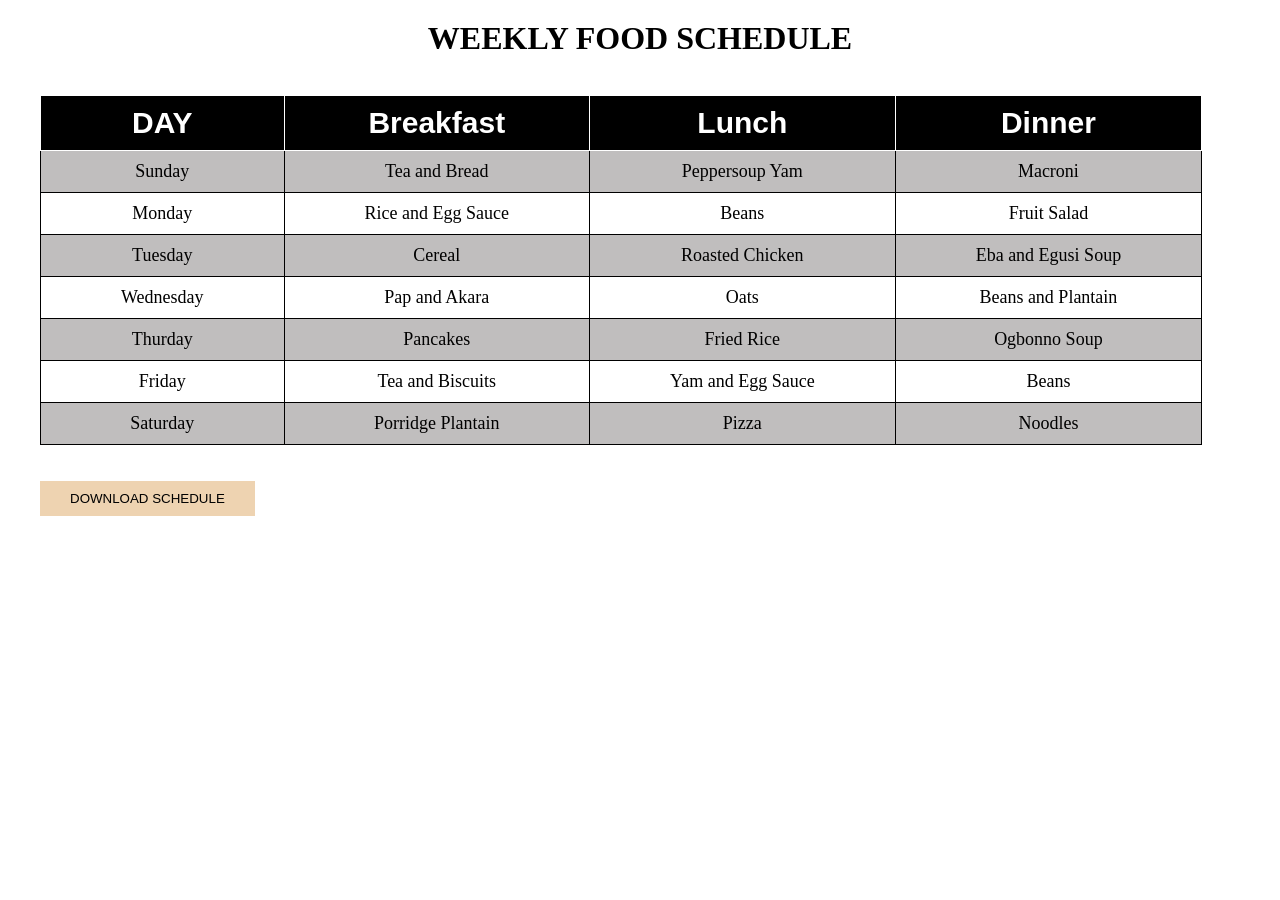
<file: EXERCISE/index.html>
<!DOCTYPE html>
<html lang="en">
    <head>
        <title> MY TIMETABLE</title>
        <meta name="viewport" content="width=device-width, initial-scale=1.0"> 
        <link rel="stylesheet" href="style.css">
    </head>

    <body>
        <h1> WEEKLY FOOD SCHEDULE</h1><br>
        <table>
            <tr>
                <th>DAY</th>
                <th>Breakfast</th>
                <th>Lunch</th>
                <th>Dinner</th>
            </tr>
            <tr>
                <td>Sunday</td>
                <td>Tea and Bread</td>
                <td>Peppersoup Yam</td>
                <td>Macroni</td>
            </tr>
            <tr>
                <td>Monday</td>
                <td> Rice and Egg Sauce</td>
                <td>Beans</td>
                <td>Fruit Salad</td>
            </tr>
            <tr>
                <td> Tuesday</td>
                <td>Cereal</td>
                <td>Roasted Chicken</td>
                <td>Eba and Egusi Soup</td>
            </tr>
            <tr>
                <td>Wednesday</td>
                <td> Pap and Akara</td>
                <td>Oats</td>
                <td>Beans and Plantain</td>
            </tr>
            <tr>
                <td>Thurday</td>
                <td>Pancakes</td>
                <td>Fried Rice</td>
                <td>Ogbonno Soup</td>
            </tr>
            <tr>
                <td>Friday</td>
                <td>Tea and Biscuits</td>
                <td>Yam and Egg Sauce</td>
                <td>Beans</td>
            </tr>
            <tr>
                <td>Saturday</td>
                <td>Porridge Plantain</td>
                <td>Pizza</td>
                <td>Noodles</td>
            </tr>
        </table><br><br>
        <button> DOWNLOAD SCHEDULE</button>

    </body>

</html>
</file>
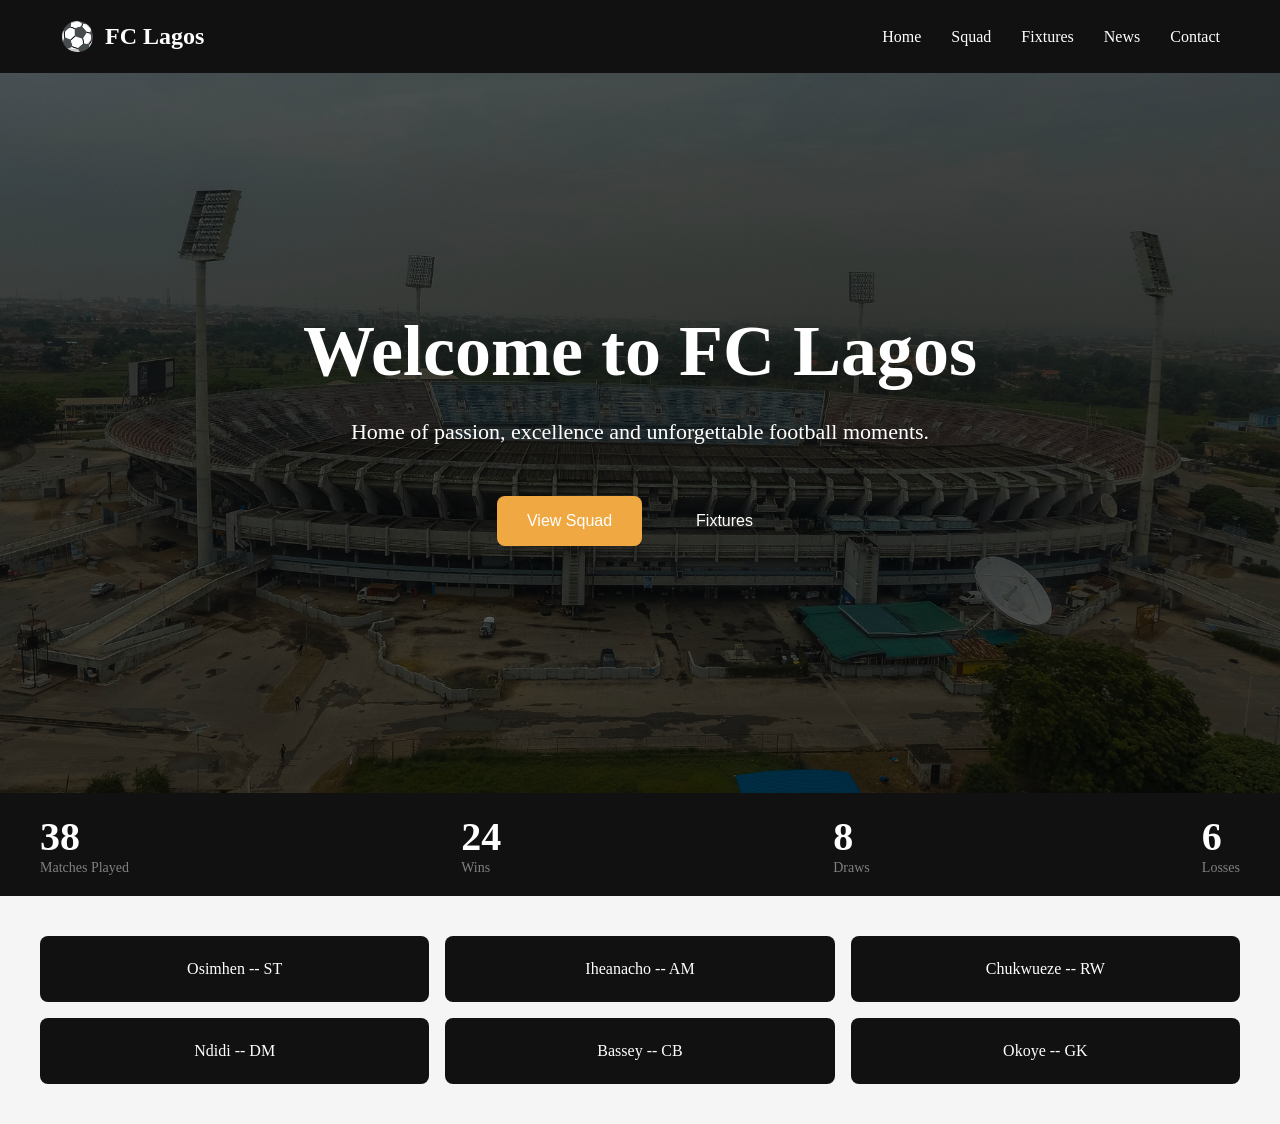
<file: Practice Folder/Sports-Theme Folder/index.html>
<!DOCTYPE html>
<html lang="en">
<head>
    <meta charset="UTF-8">
    <meta name="viewport" content="width=device-width, initial-scale=1.0">
    <link rel="stylesheet" href="style.css">
    <title>FC Lagos</title>
</head>
<body>
    
   <nav class="navbar">

    <div class="logo">
        <span class="logo-icon">⚽</span>
        <span>FC Lagos</span>
    </div>

    <div class="nav-links">
        <a href="#">Home</a>
        <a href="#">Squad</a>
        <a href="#">Fixtures</a>
        <a href="#">News</a>
        <a href="#">Contact</a>
    </div>

</nav>

<section class="hero">

    <div class="hero-content">

        <h1>Welcome to FC Lagos</h1>

        <p>
            Home of passion, excellence and unforgettable football moments.
        </p>

        <div class="hero-buttons">
            <button class="primary-btn">View Squad</button>
            <button class="secondary-btn">Fixtures</button>
        </div>

    </div>

</section>

    <section class="stats-bar">
        <div class="stat">
            <h3>38</h3>
            <p>Matches Played</p>
        </div>
        <div class="stat">
            <h3>24</h3>
            <p>Wins</p>
        </div>
        <div class="stat">
            <h3>8</h3>
            <p>Draws</p>
        </div>
        <div class="stat">
            <h3>6</h3>
            <p>Losses</p>
        </div>
    </section>

    <section class="players-grid">
        <div class="player-card">Osimhen -- ST</div>
        <div class="player-card">Iheanacho -- AM</div>
        <div class="player-card">Chukwueze -- RW</div>
        <div class="player-card">Ndidi -- DM</div>
        <div class="player-card">Bassey -- CB</div>
        <div class="player-card">Okoye -- GK</div>
    </section>


</body>
</html>
</file>
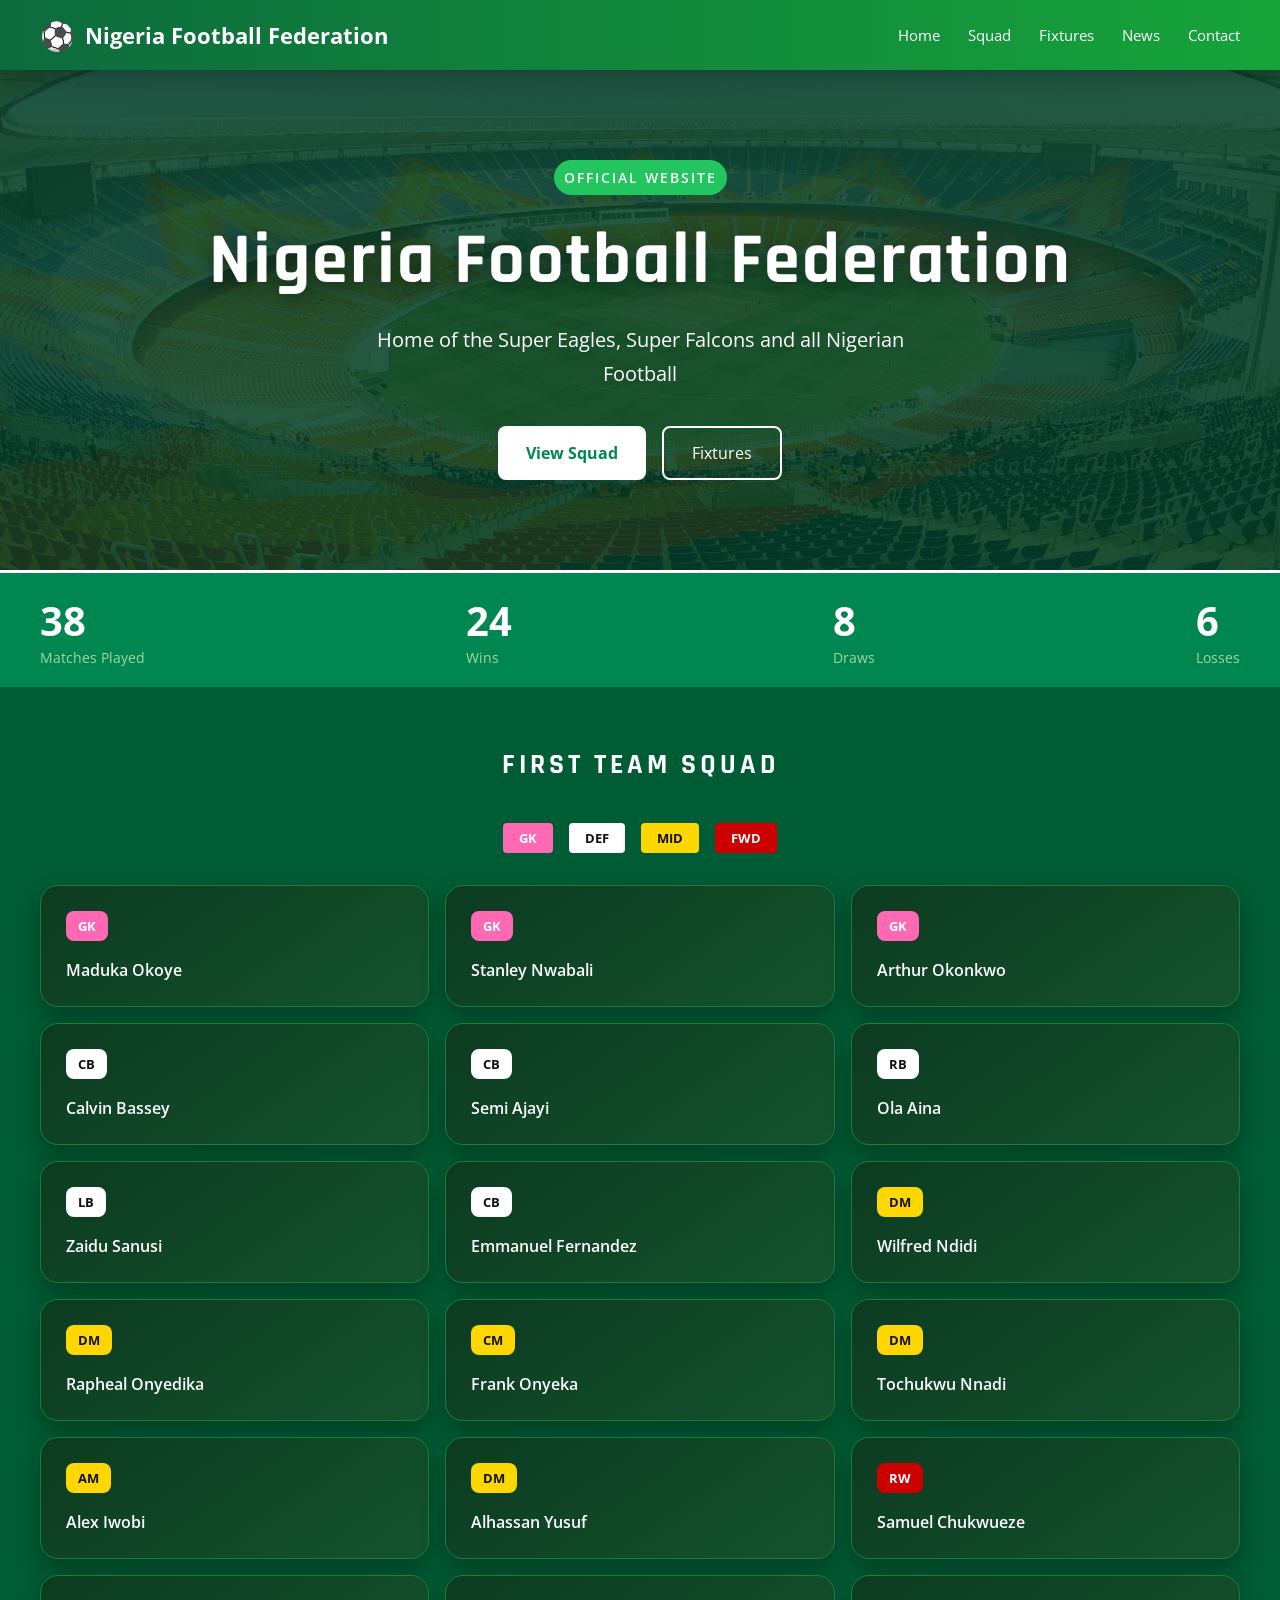
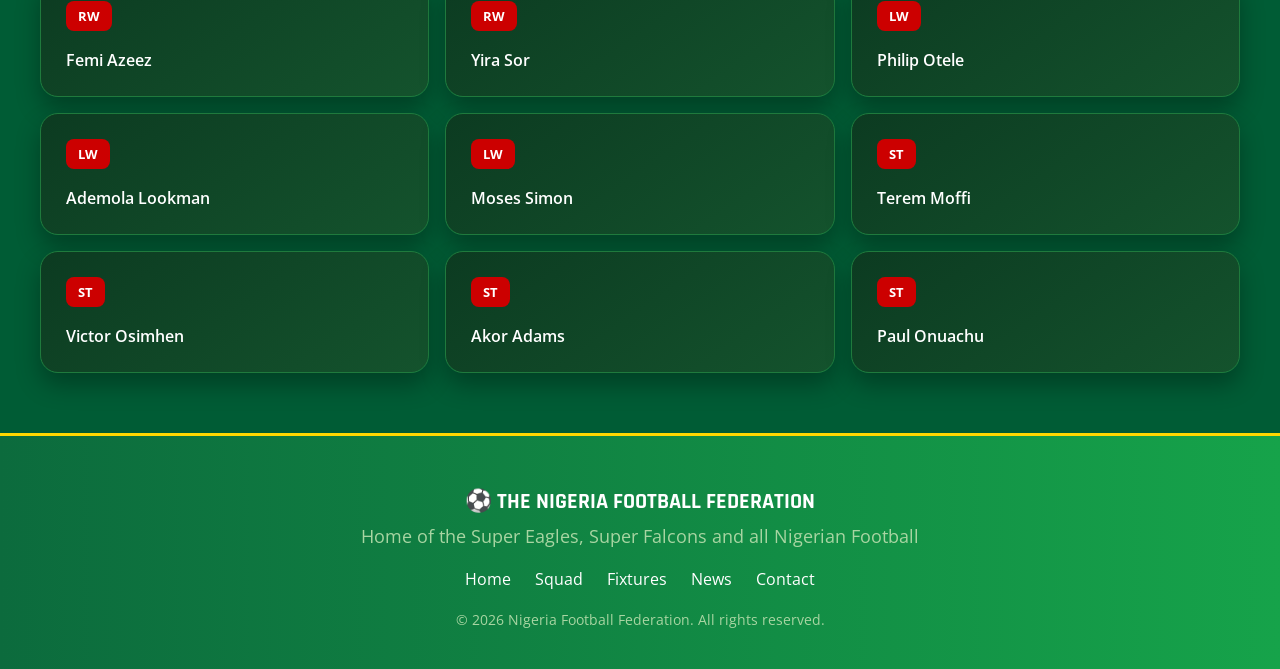
<file: Practice Folder/SPORTS-THEME FOLDERS/index.html>
<!DOCTYPE html>
<html lang="en">
<head>
    <meta charset="UTF-8">
    <meta name="viewport" content="width=device-width, initial-scale=1.0">
    <link href="https://fonts.googleapis.com/css2?family=Rajdhani:wght@500:700&family=Open+Sans:wght@300;400;600&display=swap" rel="stylesheet">
    <link rel="stylesheet" href="style.css">
    <title>FC Lagos</title>
</head>
<body>
    
    <nav class="navbar">
        <div class="logo">
    <span class="logo-icon">⚽</span>
    <span>Nigeria Football Federation</span>
</div>
        <div class="nav-links">
            <a href="#">Home</a>
            <a href="#">Squad</a>
            <a href="#">Fixtures</a>
            <a href="#">News</a>
            <a href="#">Contact</a>
        </div>
    </nav>

    <section class="hero">
        <div class="hero-content">
            <span class="hero-tag">OFFICIAL WEBSITE</span>
            <h1>Nigeria Football Federation</h1>
            <p>Home of the Super Eagles, Super Falcons and all Nigerian Football</p>
            <div class="hero-buttons">
                <button class="primary-btn">View Squad</button>
                <button class="secondary-btn">Fixtures</button>
            </div>
        </div>
    </section>
    

    <section class="stats-bar">
        <div class="stat">
            <h3>38</h3>
            <p>Matches Played</p>
        </div>
        <div class="stat">
            <h3>24</h3>
            <p>Wins</p>
        </div>
        <div class="stat">
            <h3>8</h3>
            <p>Draws</p>
        </div>
        <div class="stat">
            <h3>6</h3>
            <p>Losses</p>
        </div>
    </section>

    <section class="players-section">
        <h2 class="section-title">FIRST TEAM SQUAD</h2>
        <div class="squad-legend">
            <span class="legend-item gk">GK</span>
             <span class="legend-item def">DEF</span>
              <span class="legend-item mid">MID</span>
               <span class="legend-item fwd">FWD</span>
        </div>
        <div class="players-grid">

            <!-- Goalkeepers -->
            <div class="player-card">
                <div class="player-position gk">GK</div>
                <div class="player-name"> Maduka Okoye</div>
            </div>
            <div class="player-card">
                <div class="player-position gk">GK</div>
                <div class="player-name">Stanley Nwabali</div>
            </div>
            <div class="player-card">
                <div class="player-position gk">GK</div>
                <div class="player-name">Arthur Okonkwo</div>
            </div>


            <!-- Defenders -->
            <div class="player-card">
                <div class="player-position def">CB</div>
                <div class="player-name">Calvin Bassey</div>
            </div>
            <div class="player-card">
                <div class="player-position def">CB</div>
                <div class="player-name">Semi Ajayi</div>
            </div>
             <div class="player-card">
                <div class="player-position def">RB</div>
                <div class="player-name">Ola Aina</div>
            </div>
             <div class="player-card">
                <div class="player-position def">LB</div>
                <div class="player-name">Zaidu Sanusi</div>
            </div>
             <div class="player-card">
                <div class="player-position def">CB</div>
                <div class="player-name">Emmanuel Fernandez</div>
            </div>

            <!-- Midfielders -->
             <div class="player-card">
                <div class="player-position mid">DM</div>
                <div class="player-name">Wilfred Ndidi</div>
            </div>
             <div class="player-card">
                <div class="player-position mid">DM</div>
                <div class="player-name">Rapheal Onyedika</div>
            </div>
             <div class="player-card">
                <div class="player-position mid">CM</div>
                <div class="player-name">Frank Onyeka</div>
            </div>
             <div class="player-card">
                <div class="player-position mid">DM</div>
                <div class="player-name">Tochukwu Nnadi</div>
            </div>
             <div class="player-card">
                <div class="player-position mid">AM</div>
                <div class="player-name">Alex Iwobi</div>
            </div>
             <div class="player-card">
                <div class="player-position mid">DM</div>
                <div class="player-name">Alhassan Yusuf</div>
            </div>

            <!-- Forwards -->
             <div class="player-card">
                <div class="player-position fwd">RW</div>
                <div class="player-name">Samuel Chukwueze</div>
            </div>
            <div class="player-card">
                <div class="player-position fwd">RW</div>
                <div class="player-name">Femi Azeez</div>
            </div>
            <div class="player-card">
                <div class="player-position fwd">RW</div>
                <div class="player-name">Yira Sor</div>
            </div>
            <div class="player-card">
                <div class="player-position fwd">LW</div>
                <div class="player-name">Philip Otele</div>
            </div>
            <div class="player-card">
                <div class="player-position fwd">LW</div>
                <div class="player-name">Ademola Lookman</div>
            </div>
            <div class="player-card">
                <div class="player-position fwd">LW</div>
                <div class="player-name">Moses Simon</div>
            </div>
            <div class="player-card">
                <div class="player-position fwd">ST</div>
                <div class="player-name">Terem Moffi</div>
            </div>
            <div class="player-card">
                <div class="player-position fwd">ST</div>
                <div class="player-name">Victor Osimhen</div>
            </div>
            <div class="player-card">
                <div class="player-position fwd">ST</div>
                <div class="player-name">Akor Adams</div>
            </div>
            <div class="player-card">
                <div class="player-position fwd">ST</div>
                <div class="player-name">Paul Onuachu</div>
            </div>

        </div>
    </section>


</body>

<footer class="footer">
    <div class="footer-content">
        <div class="footer-logo">
            ⚽️ THE NIGERIA FOOTBALL FEDERATION
        </div>
        <p class="footer-tagline">
            Home of the Super Eagles, Super Falcons and all Nigerian Football
        </p>
        <div class="footer-links">
            <a href="#">Home</a>
            <a href="#">Squad</a>
            <a href="#">Fixtures</a>
            <a href="#">News</a>
            <a href="#">Contact</a>
        </div>
        <p class="footer-copy">
              ©️ 2026 Nigeria Football Federation. All rights reserved.
        </p>

    </div>
</footer>


</html>
</file>
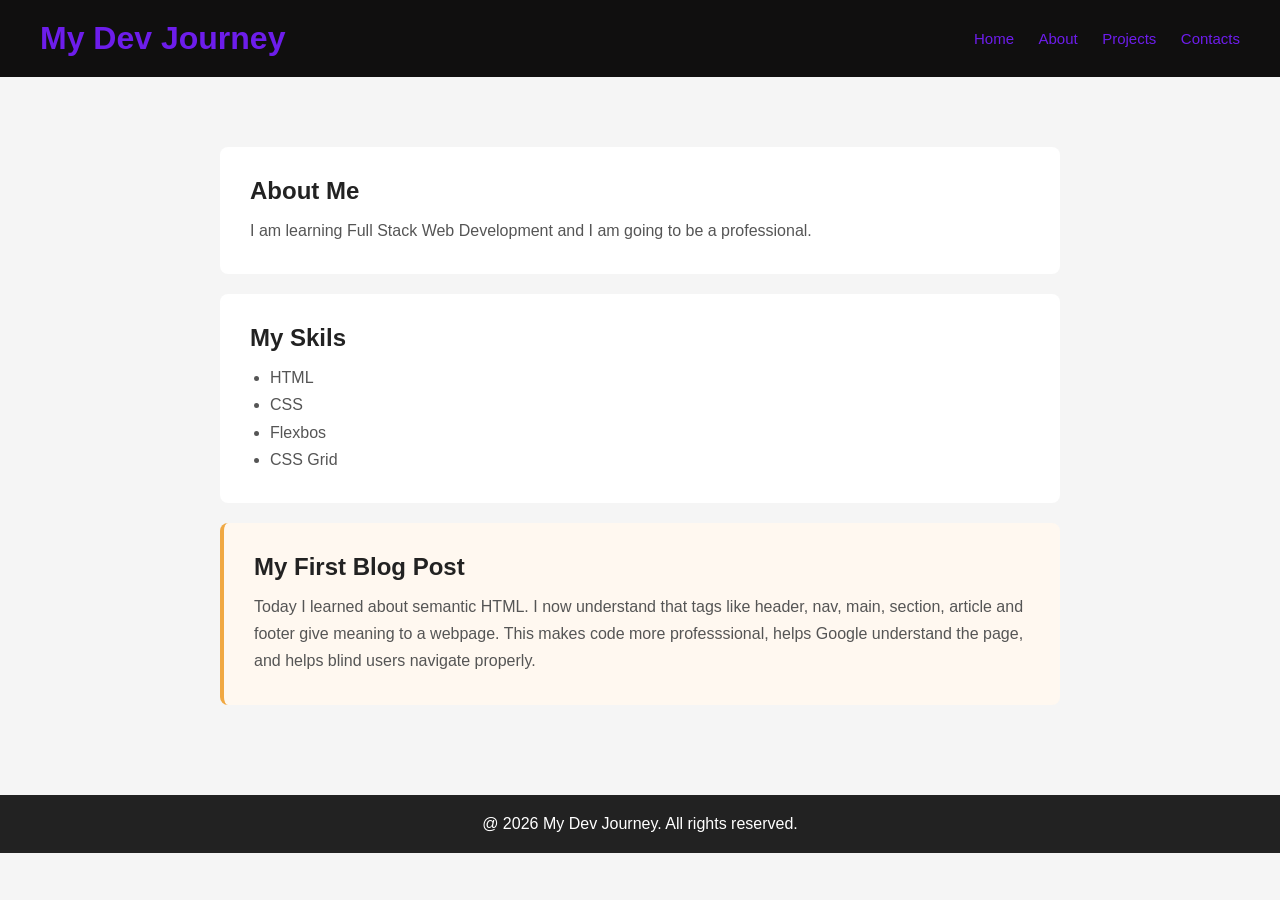
<file: EXERCISE/semantic.html>
<!DOCTYPE html>
<html lang="en">
<head>
    <title>Semantic HTML Practice</title>
    <meta name="viewport" content="width=device-width, initial-scale=1.0"> 
    <link rel="stylesheet" href="semantic.css">
</head>
<body>
    
<header>
    <h1>My Dev Journey</h1>
    <nav>
        <a href="#">Home</a>
        <a href="#">About</a>
        <a href="#">Projects</a>
        <a href="#">Contacts</a>
    </nav>
</header>

<main>
    <section>
        <h2>About Me</h2>
        <p> I am learning Full Stack Web Development and I am going to be a professional.</p>
    </section>

    <section>
        <h2>My Skils</h2>
        <ul>
            <li>HTML</li>
            <li>CSS</li>
            <li>Flexbos</li>
            <li>CSS Grid</li>
        </ul>
    </section>

    <article>
        <h2>My First Blog Post</h2>
        <p>Today I learned about semantic HTML. I now understand that tags like header, nav, main, section, article and footer give meaning to a webpage. This makes code more professsional, helps Google understand the page, and helps blind users navigate properly.</p>
    </article>
</main>

<footer>
    <p>@ 2026 My Dev Journey. All rights reserved.</p>
</footer>

</body>

</html>
</file>
<file: EXERCISE/style.css>
* {
    margin: 0;
    padding: 0;
    box-sizing: border-box;
}

h1 {
    text-align: center;
    margin: 20px 0;
}
body {
    margin: 0 auto;
    padding: 20;
    max-width: 1200px;

}
th {
    border: 1px solid white;
    background-color: black;
    font-size: 30px;
    color: white;
    font-family: Arial, Helvetica, sans-serif;
    padding: 10px 20px;
}
td {
    border: 1px solid black;
    padding: 10px 80px;
    text-align: center;
}

table {
    margin: 0;
    font-size: 18px;
    border-collapse: collapse;
}

tr:nth-child(even) {
    background-color: #c0bebe;
}
tr:hover {
    background-color: #4ac132 
}

button {
    background-color: rgb(238, 211, 177);
    padding: 10px 30px;
    border: none;
    cursor: pointer;
}

button:hover {
    background-color: #c13245;
}
button:active {
    background-color: blue;
}
</file>
<file: Practice Folder/Sports-Theme Folder/style.css>
* {
    margin: 0;
    padding: 0;
    box-sizing: border-box;
}

.navbar{
    display:flex;
    justify-content:space-between;
    align-items:center;

    padding:20px 60px;

    background:#111;

    position:sticky;
    top:0;
    z-index:1000;
}

.logo{
    display:flex;
    align-items:center;
    gap:10px;

    color:white;
    font-size:24px;
    font-weight:bold;
}

.logo-icon{
    font-size:28px;
}

.nav-links{
    display:flex;
    gap:30px;
}

.nav-links a{
    color:white;
    text-decoration:none;
    font-weight:500;
    transition:.3s;
}

.nav-links a:hover{
    color:#f0a842;
}

.stats-bar {
    display: flex;
    background-color: #111;
    justify-content: space-between;
    padding: 20px 40px;
}

.stats-bar h3 {
    color: white;
    font-size: 40px;
}

.stats-bar p {
    font-size: 14px;
    color: grey;
}

.players-grid {
    display: grid;
    grid-template-columns: 1fr 1fr 1fr;
    gap: 16px;
    padding: 40px;
    background-color: #f5f5f5;
}

.player-card {
    background-color: #111;
    color: white;
    padding: 24px;
    text-align: center;
    border-radius: 8px;
}

.hero{
    height: 80vh;
    background-image:
        linear-gradient(rgba(0,0,0,0.6),
        rgba(0,0,0,0.6)),
        url("stadium.jpg");

    background-size: cover;
    background-position: center;

    display:flex;
    justify-content:center;
    align-items:center;

    text-align:center;
}

.hero-content{
    color:white;
}

.hero h1{
    font-size:72px;
    margin-bottom:20px;
    letter-spacing: 2;
}

.hero p{
    font-size:22px;
    width:600px;
    max-width:90%;
    margin:auto;
    line-height:1.7;
    font-weight: 300;
}

.hero-buttons{
    margin-top:35px;
}

.hero button{
    padding:16px 30px;
    border:none;
    border-radius:8px;
    cursor:pointer;
    font-size:16px;
    margin:10px;
}

.primary-btn{
    background:#f0a842;
    color:white;
}

.secondary-btn{
    background:transparent;
    color:white;
    border:2px solid white;
}
</file>
<file: Practice Folder/SPORTS-THEME FOLDERS/style.css>
:root {
    --primary-color:#008751;
    --secondary-color: #ffffff;
    --accent-color: #cc0000;
    --dark-bg: #005c35;
    --text-light: #ffffff;
    --text-muted: #a8d5a2;
    --bg-light: #f5f5f5;
    --color-gk: #ff69b4;
    --color-def: #ffffff;
    --color-mid: #ffd700;
    --color-fwd: #cc0000;
    --font-heading: 'Rajdhani', sans-serif;
    --font-body: 'Open Sans', sans-serif;
    }

* {
    margin: 0;
    padding: 0;
    box-sizing: border-box;
    font-family: var(--font-body);
}

.navbar {
    display: flex;
    justify-content: space-between;
    align-items: center;
    background: linear-gradient(90deg, #0c6b3d, #16a43a);
    padding: 16px 40px;
    position: sticky;
    top: 0;
    z-index: 1000;
    box-shadow: 0 5px 20px rgba(0, 0, 0, .25);
}

.logo {
    color: var(--text-light);
    display: flex;
    gap: 10px;
    font-size: 22px;
    font-weight: bold;
    align-items: center;
}

.logo-icon {
    font-size: 28px;
    }

.nav-links a {
    color: var(--text-light);
    text-decoration: none;
    margin-left: 24px;
    font-size: 15px;
    transition: .5s;
}

.nav-links a:hover {
    color: var(--accent-color);
}

.stats-bar {
    display: flex;
    background-color: var(--primary-color);
    justify-content: space-between;
    padding: 20px 40px;
    border-top: 3px solid var(--secondary-color);
}

.stats-bar h3 {
    color: var(--text-light);
    font-size: 40px;
}

.stats-bar p {
    font-size: 14px;
    color: var(--text-muted);
}

.players-section {
    padding: 60px 40px;
    background-color: var(--dark-bg);
    }

 .section-title {
    color: var(--secondary-color);
    text-align: center;
    font-size: 28px;
    letter-spacing: 4px;
    margin-bottom: 40px;
    font-family: var(--font-heading);
}

.squad-legend {
    display: flex;
    justify-content: center;
    gap: 16px;
    margin-bottom: 32px;
    }

.legend-item {
    padding: 6px 16px;
    border-radius: 4px;
    font-size: 13px;
    font-weight: bold;
    }

.players-grid {
    display: grid;
    grid-template-columns: repeat(3, 1fr);
    gap: 16px;
}

.player-card{

    background: linear-gradient(
        145deg,
        #0c3b21,
        #14532d
    );

    border:1px solid #1f7a3d;

    border-radius:18px;

    padding:25px;

    box-shadow:
        0 12px 25px rgba(0,0,0,.3);

    transition:.35s ease;
}

.player-card:hover{

    transform:translateY(-6px);

    background:linear-gradient(
        145deg,
        #14532d,
        #166534
    );

    box-shadow:
        0 18px 35px rgba(22,163,74,.35);
}

.player-position {
    font-size: 13px;
    font-weight: bold;
    padding: 6px 12px;
    border-radius: 8px;
    display: inline-block;
    margin-bottom: 10px;
}

.gk {background-color: var(--color-gk); color: white;}
.def {background-color: var(--color-def); color: #111;}
.mid {background-color: var(--color-mid); color: #111;}
.fwd {background-color: var(--color-fwd); color: white;}

.player-name {
    color: var(--text-light);
    font-size: 16px;
    font-weight: 600;
    font-family: var(--font-body);
    margin-top: 8px;
}

.hero {
    background-image: 
    linear-gradient(rgba(0,61,36,0.85),
    rgba(0,61,36,0.85)),
    url('stadium1.jpg');
    background-size: cover;
    background-position: center;
    height: 500px;
    display: flex;
    justify-content: center;
    align-items: center;
    text-align: center;
    position: relative;
    }


.hero-content h1 {
    color: var(--text-light);
    font-size: 72px;
    margin-bottom: 16px;
    letter-spacing: 2px;
    font-family: var(--font-heading);
    text-shadow: 0 6px 20px rgba(0, 0, 0, .45);
    }

.hero-content p {
    color: var(--text-light);
    font-size: 20px;
    width: 600px;
    max-width: 90%;
    margin: 0 auto;
    line-height: 1.7;
    margin-bottom: 24px;
    }

.hero-tag {
    display: inline-block;
    padding: 8px 10px;
    border-radius: 30px;
    background: #22c55e;
    color: white;
    font-weight: 600;
    margin-bottom: 20px;
    font-size: 14px;
    letter-spacing: 2px;
}

.hero-buttons {
    margin-top: 35px;
    display: flex;
    justify-content: center;
    gap: 16px;
    }

.primary-btn {
    background-color: var(--secondary-color);
    color: var(--primary-color);
    padding: 14px 28px;
    border: none;
    border-radius: 8px;
    font-size: 16px;
    font-weight: bold;
    cursor: pointer;
    transition: .3s;
    }

.primary-btn:hover {
    transform: translateY(-4px);
    box-shadow: 0 12px 25px rgba(0,0,0,.3);
    opacity: 0.9;
}

.secondary-btn:hover {
    transform: translateY(-4px);
    box-shadow: 0 12px 25px rgba(0,0,0,.3);
    background: rgba(255,255,255,0.1);
}

.secondary-btn {
    background: transparent;
    color: var(--text-light);
    padding: 14px 28px;
    border: 2px solid var(--text-light);
    border-radius: 8px;
    font-size: 16px;
    cursor: pointer;
    transition: .3s;
    }

.footer {
    background: linear-gradient(90deg, #0c6b3d, #16a34a);
    padding: 40px 20px;
    text-align: center;
    border-top: 3px solid var(--color-mid);
}

.footer-logo {
    color: var(--text-light);
    font-size: 22px;
    font-weight: bold;
    font-family: var(--font-heading);
    margin-top: 12px;
}

.footer-tagline {
    color: var(--text-muted);
    font-size: 18px;
    margin-bottom: 20px;
    margin-top: 8px;
}

.footer-links {
    display: flex;
    justify-content: center;
    gap: 24px;
    margin-bottom: 20px;
}

.footer-links a {
    color: var(--text-light);
    text-decoration: none;
    font-size: 16px;
    transition: .3s;
}

.footer-links a:hover {
    color: var(--accent-color);
}

.footer-copy {
    color: var(--text-muted);
    font-size: 14px;
}

@media (max-width: 768px) {

    .navbar {
        flex-direction: column;
        gap: 12px;
        padding: 16px 20px;
        text-align: center;
    }

    .hero {
        height: 400px;
    }

    .hero-content h1 {
        font-size: 36px;
    }

    .hero-content p {
        font-size: 16px;
        width: 100%;
    }

    .stats-bar {
        flex-direction: column;
        gap: 20px;
        text-align: center;
    }

    .players-grid {
        grid-template-columns: 1fr;
    }

    .footer-links {
        flex-direction: column;
        gap: 12px;
    }
}
</file>
